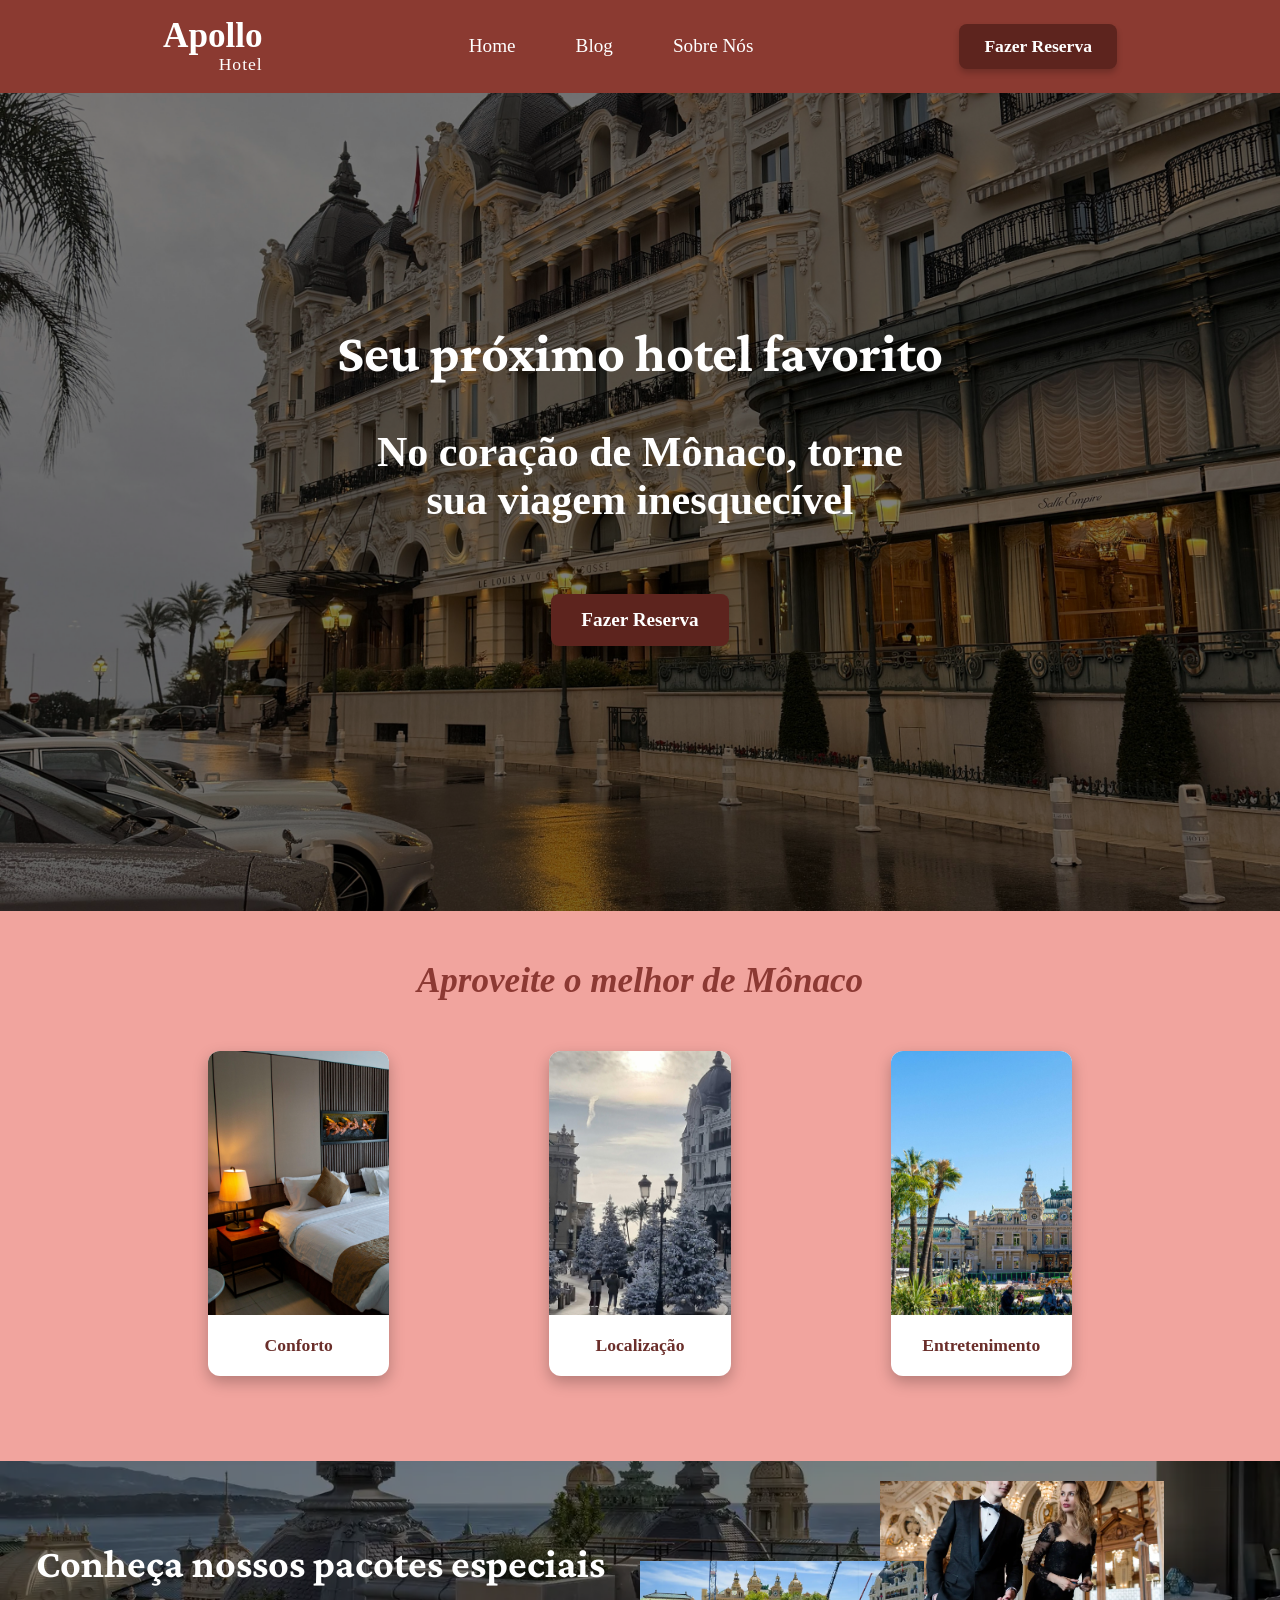
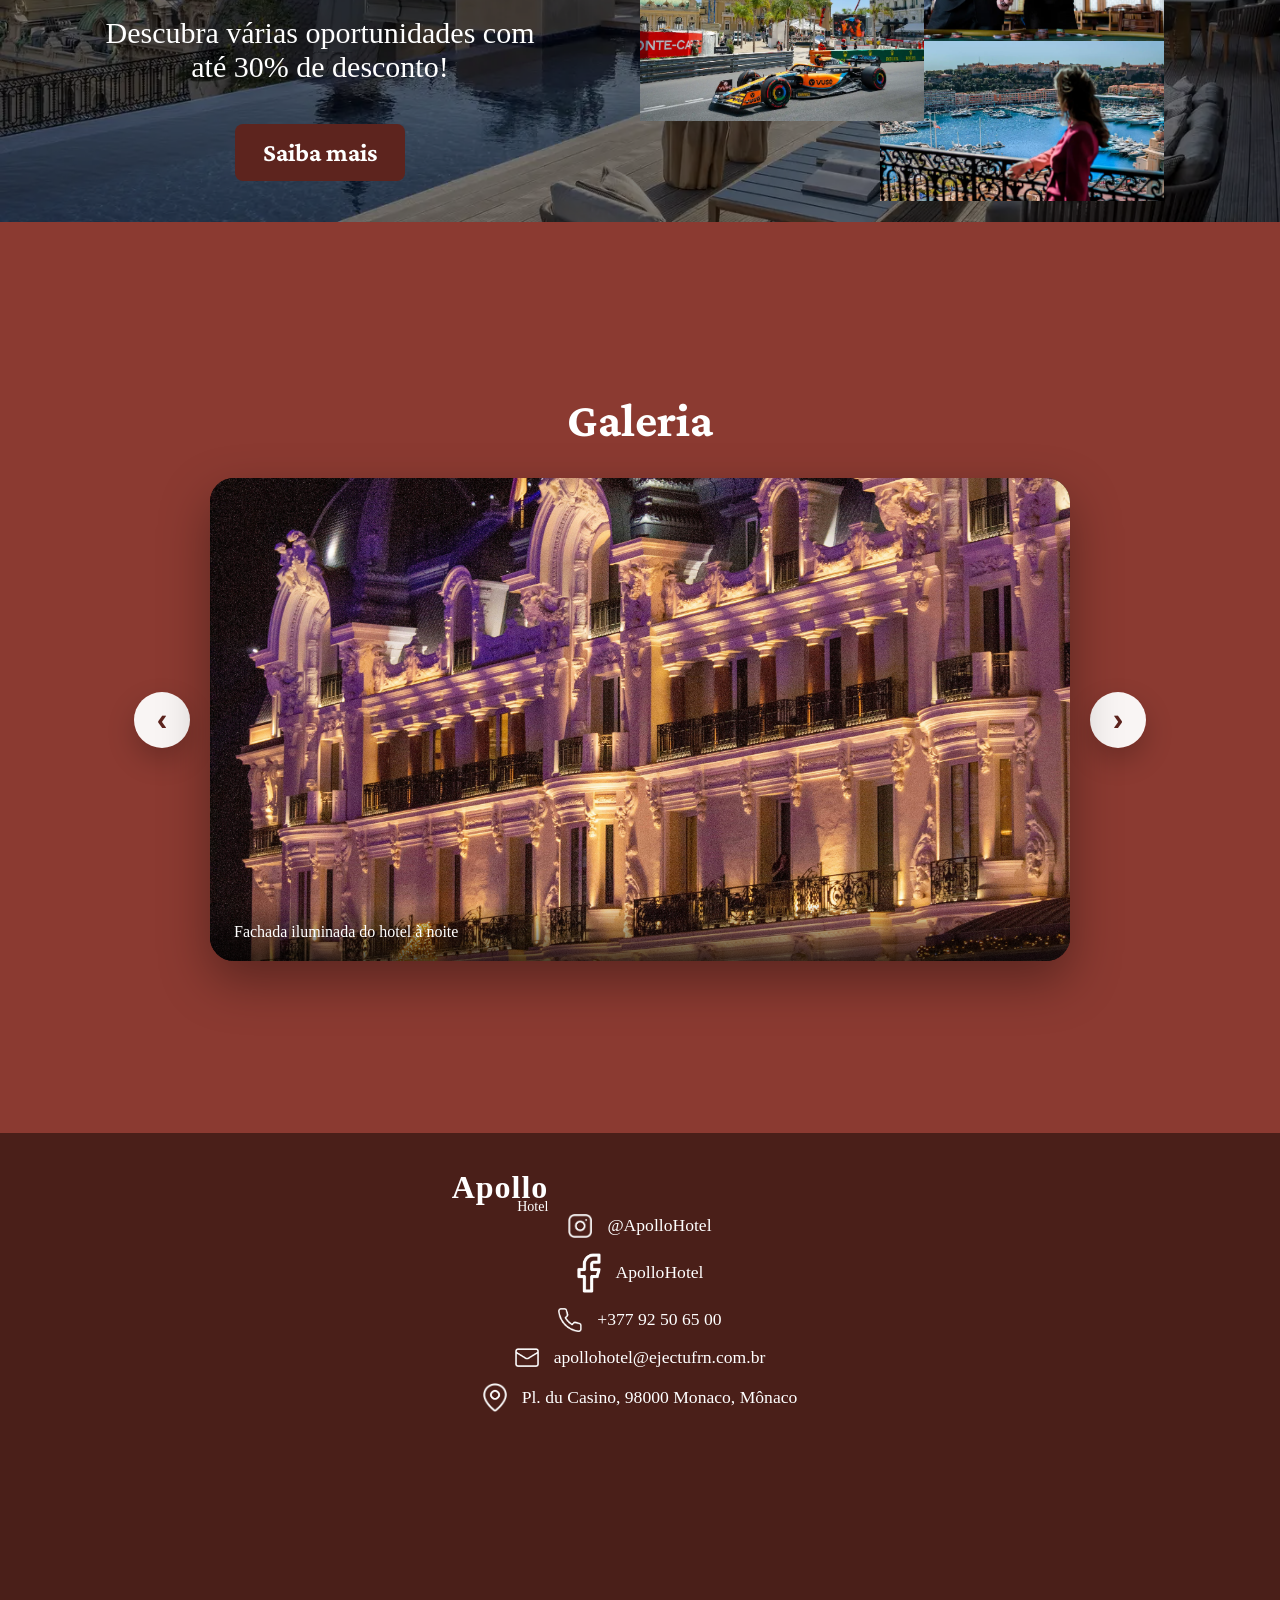
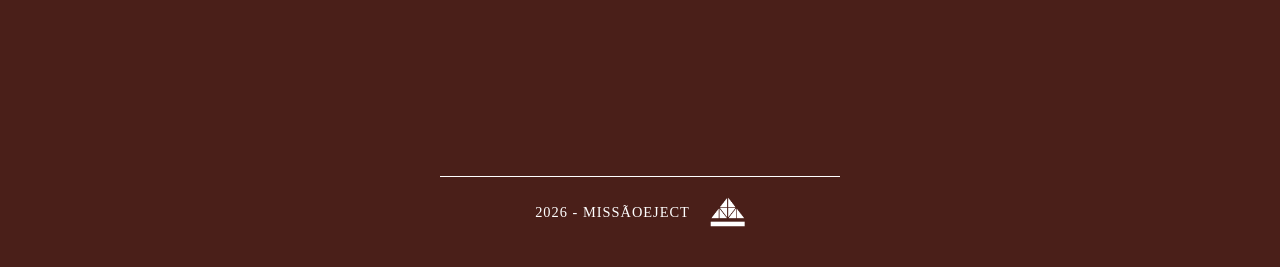
<file: index.html>
<!DOCTYPE html>
<html lang="pt-br">
<head>
    <meta charset="UTF-8">
    <meta name="viewport" content="width=device-width, initial-scale=1.0">
    <title>Apollo Hotel Header</title>
    <link rel="stylesheet" href="style.css">
    <link href="https://fonts.googleapis.com/css2?family=Libre+Baskerville:wght@400;700&display=swap" rel="stylesheet">
    <link href="https://fonts.googleapis.com/css2?family=Crimson+Pro:wght@400;700&display=swap" rel="stylesheet">
</head>
<body>
    <!-- //////////////////// Modal Form //////////////////// -->
     <div id="modalForm" class="modal">
        <div class="modal-content">
            <span class="close" id="closeForm">&times;</span>
            <div class="logo--form">
                <span class="header__logo-brand">Apollo</span>
                <br>
                <span class="header__logo-sub">Hotel</span>
            </div>
            <form class="modal__form" id="reservationForm">
                <label>Nome Completo</label>
                <input type="text" required placeholder="Digite aqui">

                <div class="form-row">
                    <div class="field-group">
                        <label>Data de entrada</label>
                        <input type="date" required>
                    </div>
                    <div class="field-group">
                        <label>Data de saída</label>
                        <input type="date" required>
                    </div>
                </div>

                <label>Categoria de acomodação</label>
                <select>
                    <option>Suíte Prince</option>
                    <option>Suíte Master</option>
                </select>
                
                <div class="form-row">
                    <div class="field-group">
                        <label>Adultos</label>
                        <div class="stepper">
                            <button type="button" onclick="changeValue(-1, 'adults')">−</button>
                            <input type="number" id="adults" name="adults" value="2" min="1" max="10" readonly>
                            <button type="button" onclick="changeValue(1, 'adults')">+</button>
                        </div>
                    </div>
                    <div class="field-group">
                        <label>Crianças</label>
                        <div class="stepper">
                            <button type="button" onclick="changeValue(-1, 'children')">−</button>
                            <input type="number" id="children" name="children" value="0" min="0" max="10" readonly>
                            <button type="button" onclick="changeValue(1, 'children')">+</button>
                        </div>
                    </div>
                </div>

                <button type="submit" class="button form__button">Fazer Reserva</button>
            </form>
        </div>
    </div>

    <div id="modalSuccess" class="modal">
        <div class="modal-content success-box">
            <span class="close" id="closeSuccess">&times;</span>
            <h2>Reserva confirmada</h2>
            <p>Obrigado por escolher o Apollo Hotel!</p>
        </div>
    </div>
    <!-- //////////////////// End Modal Form //////////////////// -->

    <!-- //////////////////// Header //////////////////// -->
    <header class="header">
        <div class="header__container">
            <div class="header__logo">
                <span class="header__logo-brand">Apollo</span>
                <span class="header__logo-sub">Hotel</span>
            </div>

            <nav class="header__nav">
                <ul class="header__nav-list">
                    <li class="header__nav-item"><a href="index.html" class="header__nav-link">Home</a></li>
                    <li class="header__nav-item"><a href="blog.html" class="header__nav-link">Blog</a></li>
                    <li class="header__nav-item"><a href="#" class="header__nav-link">Sobre Nós</a></li>
                </ul>
            </nav>

            <div class="header__actions">
                <button type="button" class="header__button header__button--reservation open-modal">
                    Fazer Reserva
                </button>
            </div>
        </div>
    </header>
    <!-- //////////////////// End Header //////////////////// -->

    <!-- //////////////////// Home page //////////////////// -->
    <main>
        <!-- ////////// Home Page 1/4 ////////// -->
        <section id="home1">
            <div id="home1--align">
                <div class="home1__h1">
                    <h1>Seu próximo hotel favorito</h1>
                </div>

                <div class="home1__h2">
                    <h2>No coração de Mônaco, torne sua viagem inesquecível</h2>
                </div>

                <div class="header__actions home1__button--align">
                            <button type="button" class="header__button header__button--reservation home1__button--enlarge open-modal">
                        Fazer Reserva
                    </button>
                </div>
            </div>
        </section>
        <!-- ////////// End Home Page 1/4 ////////// -->

        <!-- ////////// Home Page 2/4 ////////// -->
        <section id="home2">
            <div class="home2__title">
                <h3><i>Aproveite o melhor de Mônaco</i></h3>
            </div>

            <div class="home2__figures">
                <figure class="home2__img">
                    <div class="home2__img--image1">
                    </div>
                    <div>
                        <p>Conforto</p>
                    </div>
                </figure>

                <figure class="home2__img">
                    <div class="home2__img--image2">
                    </div>
                    <div>
                        <p>Localização</p>
                    </div>
                </figure>

                <figure class="home2__img">
                    <div class="home2__img--image3">
                    </div>
                    <div>
                        <p>Entretenimento</p>
                    </div>
                </figure>
            </div>
        </section>
        <!-- ////////// End Home Page 2/4 ////////// -->

        <!-- ////////// Home Page 3/4 ////////// -->
         <section id="home3">
            <div class="home3__left-box--align">
                <h3 class="home3__h3">Conheça nossos pacotes especiais</h3>
                <p class="home3__p">Descubra várias oportunidades com até 30% de desconto!</p>
                <button class="home3__button">Saiba mais</button>
            </div>
            <div class="home3__right-box--align">
                <div class="home3__img1"></div>
                <div class="home3__img12--align">
                    <div class="home3__img2"></div>
                    <div class="home3__img3"></div>
                </div>
            </div>
         </section>
        <!-- ////////// End Home Page 3/4 ////////// -->

        <!-- ////////// Home Page 4/4 ////////// -->
        <section id="home4">
            <div class="home4__content">
                <h3>Galeria</h3>
                <div class="gallery">
                    <button type="button" class="gallery__button gallery__button--prev" aria-label="Foto anterior">‹</button>
                    <div class="gallery__card">
                        <img id="galleryImage" src="./assets/galeria1.jpg" alt="Galeria Apollo Hotel">
                        <div class="gallery__caption">
                            <span id="galleryCaption">Vista noturna do hotel</span>
                        </div>
                    </div>
                    <button type="button" class="gallery__button gallery__button--next" aria-label="Próxima foto">›</button>
                </div>
            </div>
        </section>
        <!-- ////////// End Home Page 4/4 ////////// -->

    </main>

    <footer class="apollo-footer">
        <div class="footer-content">
           <div class="hotel-logo footer-logo">
                <span class="hotel-logo-brand">Apollo</span>
                <span class="hotel-logo-sub">Hotel</span>
            </div>


            <div class="contact-info">
                <div class="info-item">
                    <img src="assets/icons/instagram-icon.png" alt="Instagram">
                    <span>@ApolloHotel</span>
                </div>
                <div class="info-item">
                    <img src="assets/icons/facebook-icon.png" alt="Facebook">
                    <span>ApolloHotel</span>
                </div>
                <div class="info-item">
                    <img src="assets/icons/telefone-icon.png" alt="Telefone">
                    <span>+377 92 50 65 00</span>
                </div>
                <div class="info-item">
                    <img src="assets/icons/email-icon.png" alt="Email">
                    <span>apollohotel@ejectufrn.com.br</span>
                </div>
                <div class="info-item">
                    <img src="assets/icons/localizacao-icon.png" alt="Localização">
                    <span>Pl. du Casino, 98000 Monaco, Mônaco</span>
                </div>
            </div>

            <div class="map-container">
                <iframe
                    src="https://www.google.com/maps/embed?pb=!1m18!1m12!1m3!1d2882.6303777457138!2d7.4274644999999975!3d43.73900479999999!2m3!1f0!2f0!3f0!3m2!1i1024!2i768!4f13.1!3m3!1m2!1s0x12cdc287d66c8d15%3A0xdfd36228428503b7!2sH%C3%B4tel%20de%20Paris%20Monte-Carlo!5e0!3m2!1spt-BR!2sbr!4v1775824105091!5m2!1spt-BR!2sbr"
                    width="400" height="300" style="border:0;" allowfullscreen="" loading="lazy"
                    referrerpolicy="no-referrer-when-downgrade"></iframe>
            </div>

            <hr class="footer-divider">

            <div class="footer-bottom">
                <span>2026 - MISSÃOEJECT</span>
                <img src="assets/eject-logo.png" alt="Logo Missão Eject" class="bottom-logo">
            </div>
        </div>
    </footer>

    <script src="script.js"></script>
</body>
</html>
</file>
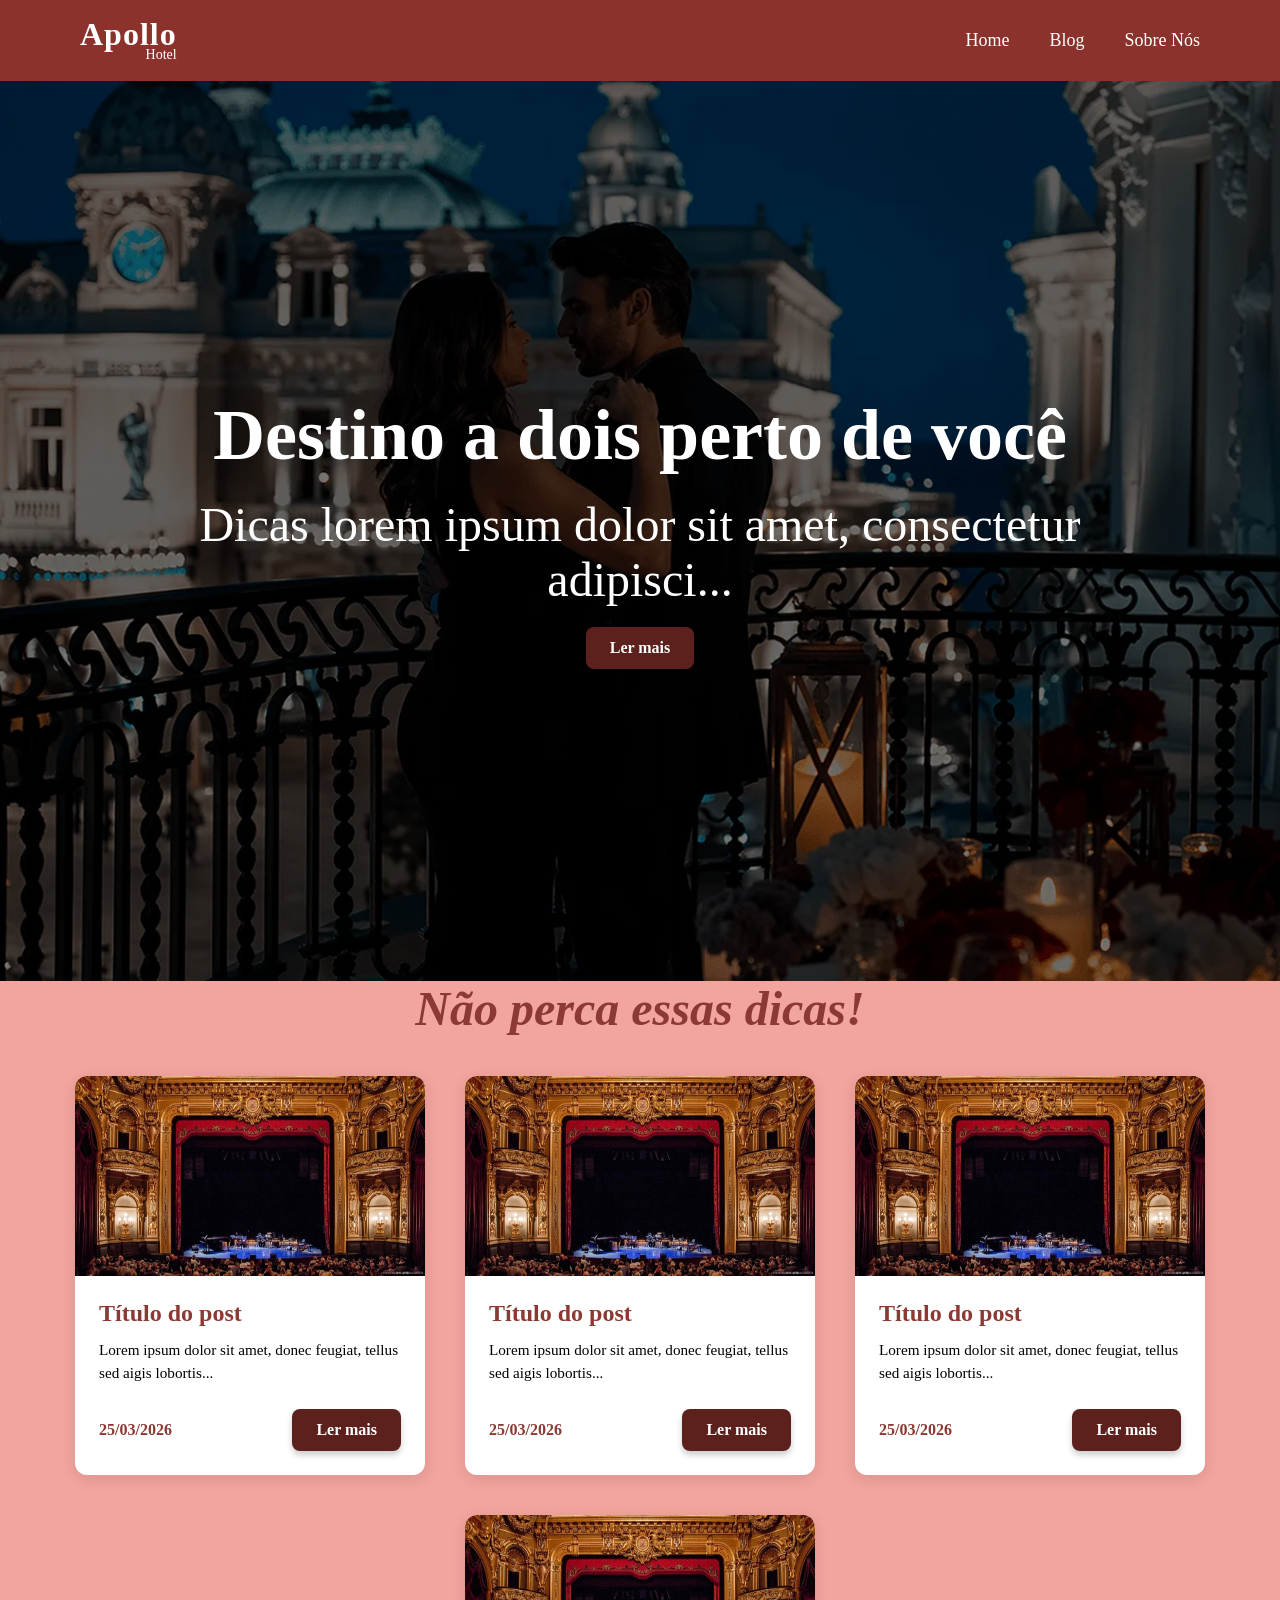
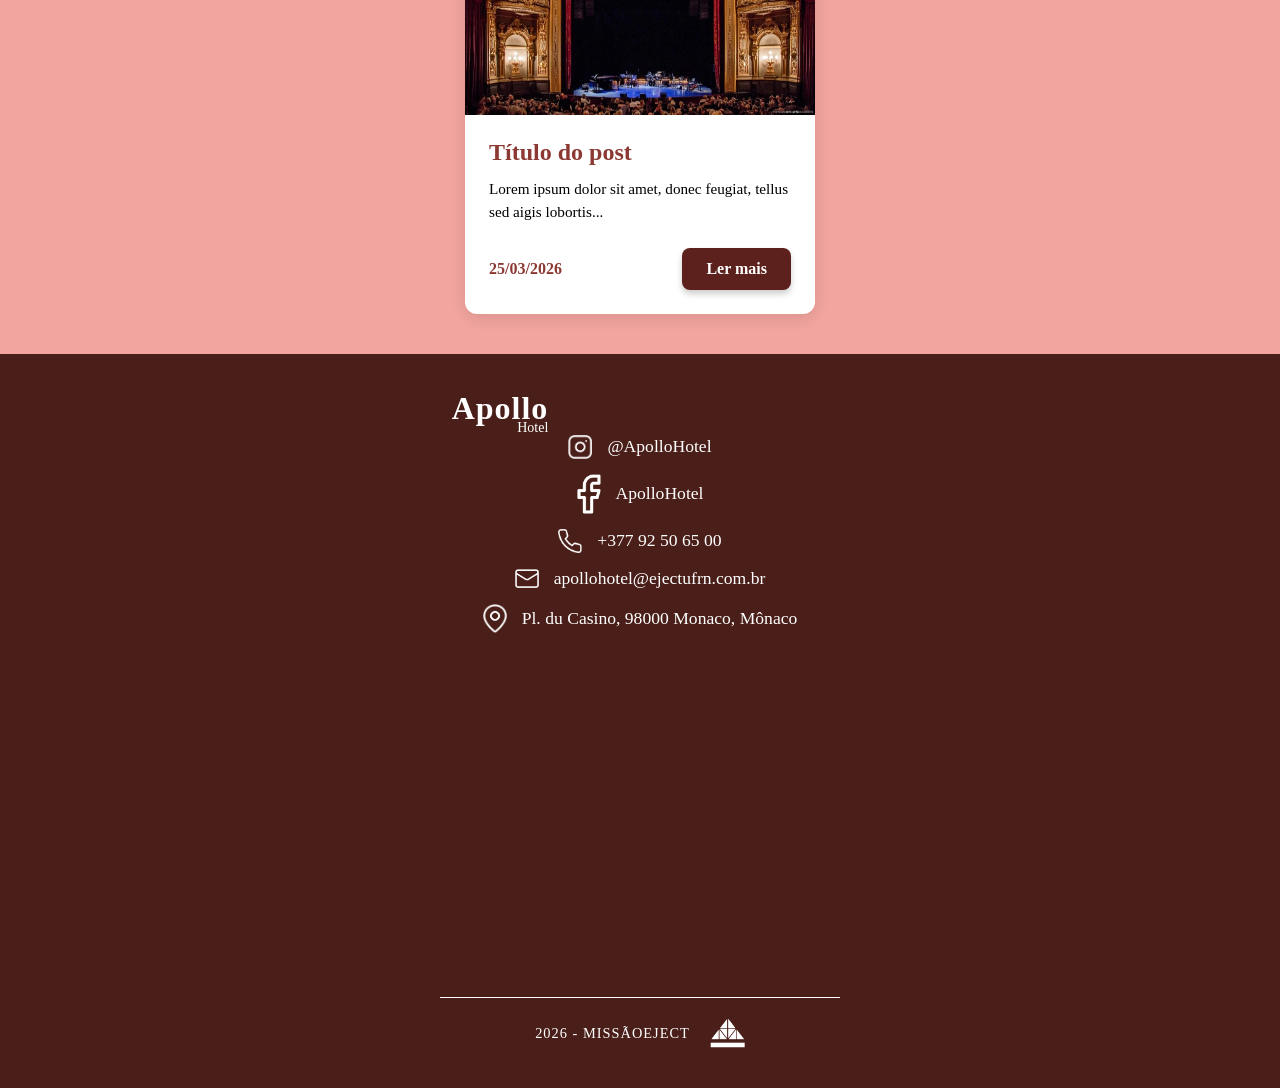
<file: blog.html>
<!DOCTYPE html>
<html lang="pt-br">

<head>
    <meta charset="UTF-8">
    <meta name="viewport" content="width=device-width, initial-scale=1.0">
    <title>Apollo Hotel Blog</title>
    <link rel="stylesheet" href="style-blog.css">

</head>

<body>
    <header class="header">
        <div class="header__container">
            <div class="hotel-logo">
                <span class="hotel-logo-brand">Apollo</span>
                <span class="hotel-logo-sub">Hotel</span>
            </div>

            <nav class="header__nav">
                <ul class="header__menu">
                    <li class="header__menu-item"><a href="index.html" class="header__menu-link">Home</a></li>
                    <li class="header__menu-item"><a href="blog.html" class="header__menu-link">Blog</a></li>
                    <li class="header__menu-item"><a href="#" class="header__menu-link">Sobre Nós</a></li>
                </ul>
            </nav>
        </div>
    </header>

    <main class="bg-primary">
        <section class="hero">
            <div class="hero__content">
                <h1 class="hero__h1">Destino a dois perto de você</h1>
                <p class="hero__p">Dicas lorem ipsum dolor sit amet, consectetur adipisci...</p>

                <div class="header__actions">
                    <a href="detalhes.html" class="button inline-block">Ler mais</a>
                </div>
            </div>
        </section>

        <section>
            <h2 class="blog-posts__title text-align-center">Não perca essas dicas!</h2>

            <div class="blog-posts__cards">
                <article class="blog-posts__card">
                    <img src="assets/cop_salle_garnier_monte_carlo_jazz_festival-cortado.webp"
                        alt="Teatro" class="blog-posts__card-image">
                    <div class="blog-posts__card-content">
                        <h3 class="blog-posts__card-title">Título do post</h3>
                        <p class="blog-posts__card-description">
                            Lorem ipsum dolor sit amet, donec feugiat, tellus sed aigis lobortis...
                        </p>
                        <div class="blog-posts__card-footer">
                            <span class="blog-posts__card-date">25/03/2026</span>
                            <a href="detalhes.html" class="button inline-block">Ler mais</a>
                        </div>
                    </div>
                </article>

                <article class="blog-posts__card">
                    <img src="assets/cop_salle_garnier_monte_carlo_jazz_festival-cortado.webp"
                        alt="Teatro" class="blog-posts__card-image">
                    <div class="blog-posts__card-content">
                        <h3 class="blog-posts__card-title">Título do post</h3>
                        <p class="blog-posts__card-description">
                            Lorem ipsum dolor sit amet, donec feugiat, tellus sed aigis lobortis...
                        </p>
                        <div class="blog-posts__card-footer">
                            <span class="blog-posts__card-date">25/03/2026</span>
                            <a href="detalhes.html" class="button inline-block">Ler mais</a>
                        </div>
                    </div>
                </article>

                <article class="blog-posts__card">
                    <img src="assets/cop_salle_garnier_monte_carlo_jazz_festival-cortado.webp"
                        alt="Teatro" class="blog-posts__card-image">
                    <div class="blog-posts__card-content">
                        <h3 class="blog-posts__card-title">Título do post</h3>
                        <p class="blog-posts__card-description">
                            Lorem ipsum dolor sit amet, donec feugiat, tellus sed aigis lobortis...
                        </p>
                        <div class="blog-posts__card-footer">
                            <span class="blog-posts__card-date">25/03/2026</span>
                            <a href="detalhes.html" class="button inline-block">Ler mais</a>
                        </div>
                    </div>
                </article>

                <article class="blog-posts__card">
                    <img src="assets/cop_salle_garnier_monte_carlo_jazz_festival-cortado.webp"
                        alt="Teatro" class="blog-posts__card-image">
                    <div class="blog-posts__card-content">
                        <h3 class="blog-posts__card-title">Título do post</h3>
                        <p class="blog-posts__card-description">
                            Lorem ipsum dolor sit amet, donec feugiat, tellus sed aigis lobortis...
                        </p>
                        <div class="blog-posts__card-footer">
                            <span class="blog-posts__card-date">25/03/2026</span>
                            <a href="detalhes.html" class="button inline-block">Ler mais</a>
                        </div>
                    </div>
                </article>

            </div>

        </section>
    </main>

    <footer class="apollo-footer">
        <div class="footer-content">
           <div class="hotel-logo footer-logo">
                <span class="hotel-logo-brand">Apollo</span>
                <span class="hotel-logo-sub">Hotel</span>
            </div>


            <div class="contact-info">
                <div class="info-item">
                    <img src="assets/icons/instagram-icon.png" alt="Instagram">
                    <span>@ApolloHotel</span>
                </div>
                <div class="info-item">
                    <img src="assets/icons/facebook-icon.png" alt="Facebook">
                    <span>ApolloHotel</span>
                </div>
                <div class="info-item">
                    <img src="assets/icons/telefone-icon.png" alt="Telefone">
                    <span>+377 92 50 65 00</span>
                </div>
                <div class="info-item">
                    <img src="assets/icons/email-icon.png" alt="Email">
                    <span>apollohotel@ejectufrn.com.br</span>
                </div>
                <div class="info-item">
                    <img src="assets/icons/localizacao-icon.png" alt="Localização">
                    <span>Pl. du Casino, 98000 Monaco, Mônaco</span>
                </div>
            </div>

            <div class="map-container">
                <iframe
                    src="https://www.google.com/maps/embed?pb=!1m18!1m12!1m3!1d2882.6303777457138!2d7.4274644999999975!3d43.73900479999999!2m3!1f0!2f0!3f0!3m2!1i1024!2i768!4f13.1!3m3!1m2!1s0x12cdc287d66c8d15%3A0xdfd36228428503b7!2sH%C3%B4tel%20de%20Paris%20Monte-Carlo!5e0!3m2!1spt-BR!2sbr!4v1775824105091!5m2!1spt-BR!2sbr"
                    width="400" height="300" style="border:0;" allowfullscreen="" loading="lazy"
                    referrerpolicy="no-referrer-when-downgrade"></iframe>
            </div>

            <hr class="footer-divider">

            <div class="footer-bottom">
                <span>2026 - MISSÃOEJECT</span>
                <img src="assets/eject-logo.png" alt="Logo Missão Eject" class="bottom-logo">
            </div>
        </div>
    </footer>
</body>

</html>
</file>
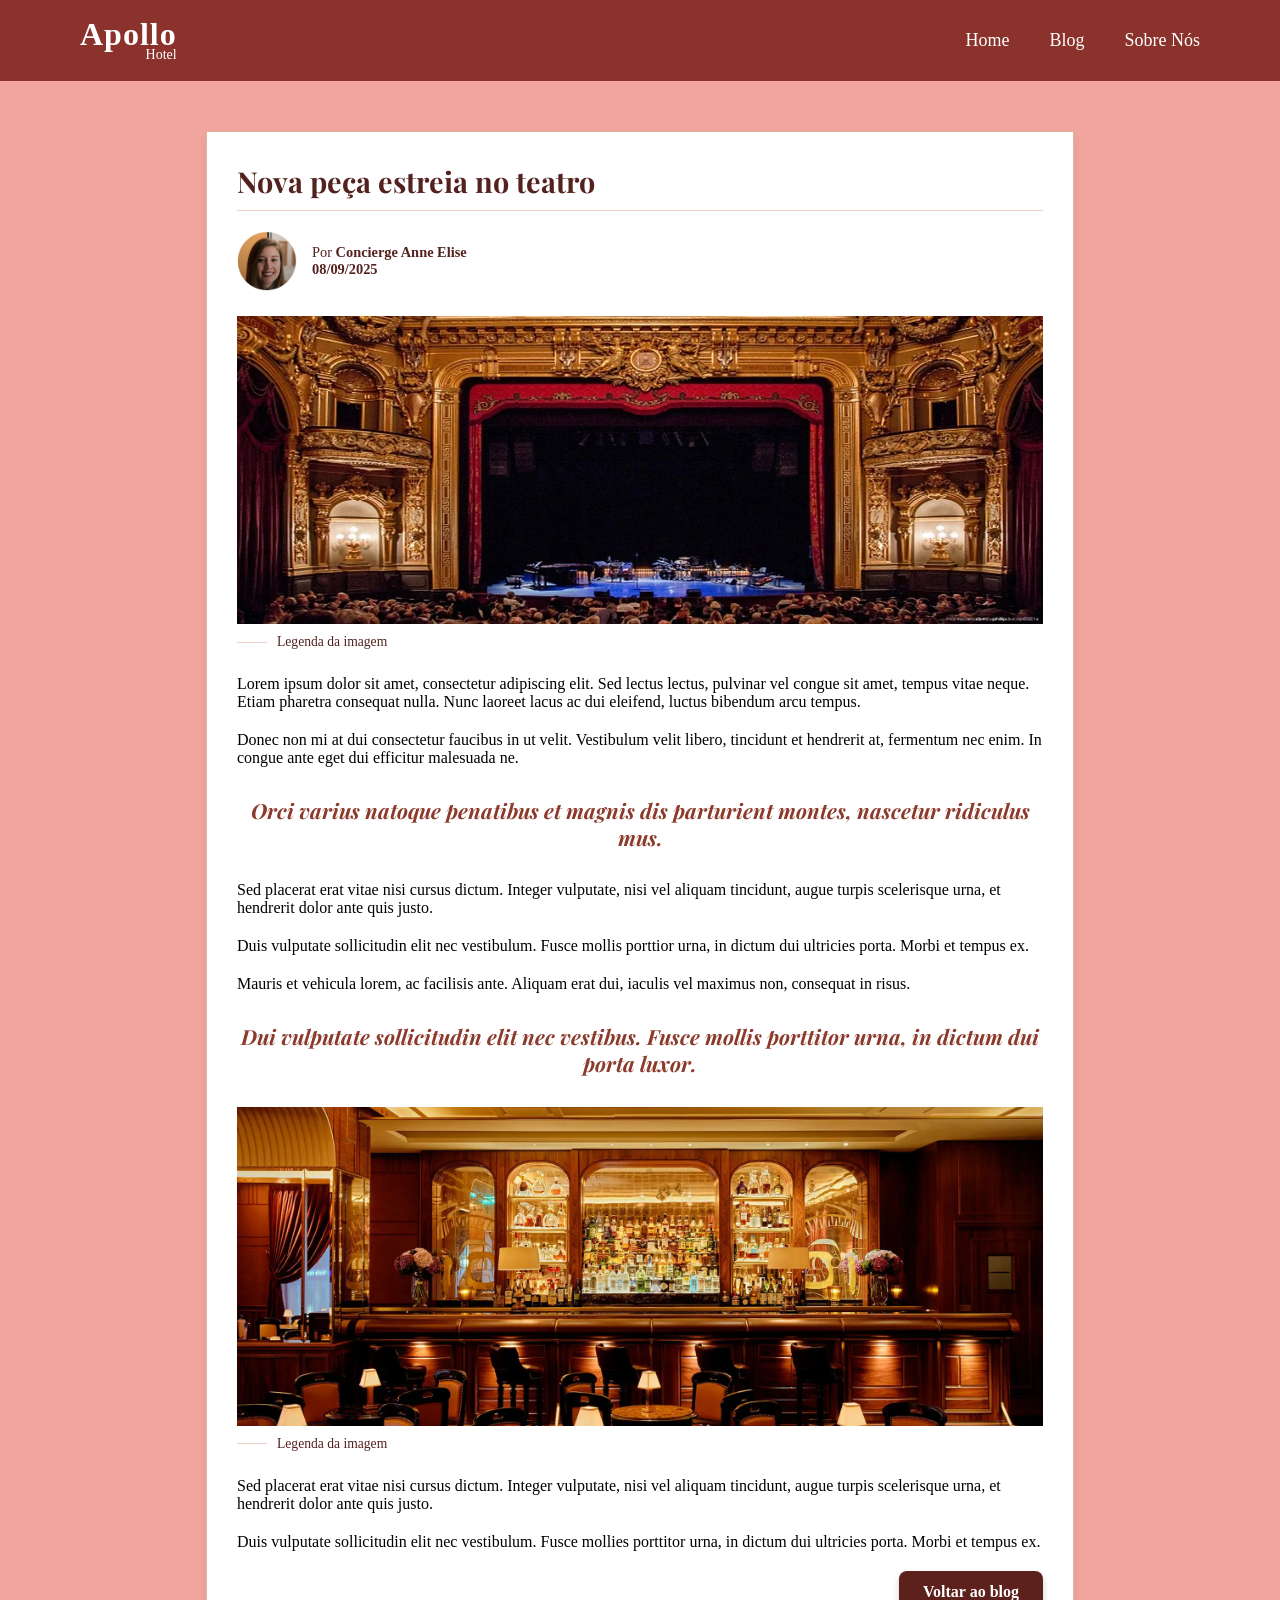
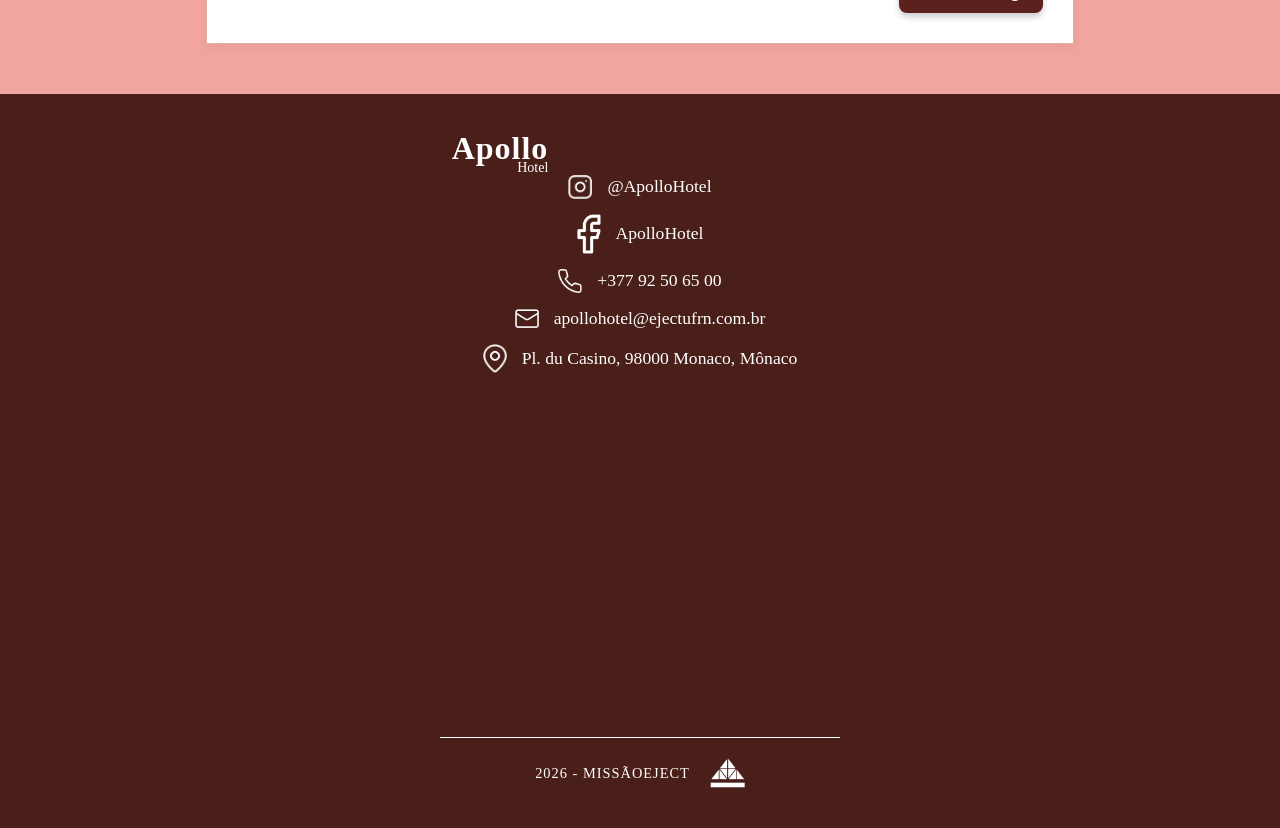
<file: detalhes.html>
<!DOCTYPE html>
<html lang="pt-br">

<head>
    <meta charset="UTF-8">
    <meta name="viewport" content="width=device-width, initial-scale=1.0">
    <title>Detalhes</title>
    <link rel="stylesheet" href="style-blog.css">
    <link rel="stylesheet" href="style-detalhes.css">
</head>

<body>
    <header class="header">
        <div class="header__container">
            <div class="hotel-logo">
                <span class="hotel-logo-brand">Apollo</span>
                <span class="hotel-logo-sub">Hotel</span>
            </div>

            <nav class="header__nav">
                <ul class="header__menu">
                    <li class="header__menu-item"><a href="index.html" class="header__menu-link">Home</a></li>
                    <li class="header__menu-item"><a href="blog.html" class="header__menu-link">Blog</a></li>
                    <li class="header__menu-item"><a href="#" class="header__menu-link">Sobre Nós</a></li>
                </ul>
            </nav>
        </div>
    </header>

    <main class="main bg-primary">
        <article class="container">
            <header>
                <h1>Nova peça estreia no teatro</h1>
                <hr class="header-divider">
                <div class="author-info">
                    <img src="assets/perfil-images/image-perfil.png" alt="Foto da Concierge Anne Elise" class="avatar">
                    <div class="meta">
                        <p class="author">Por <strong>Concierge Anne Elise</strong></p>
                        <p class="date">08/09/2025</p>
                    </div>
                </div>
            </header>

            <figure class="featured-image">
                <img src="assets/cop_salle_garnier_monte_carlo_jazz_festival-cortado.webp" alt="Interior do teatro">
                <figcaption><span class="line"></span> Legenda da imagem</figcaption>
            </figure>

            <section class="content">
                <p>Lorem ipsum dolor sit amet, consectetur adipiscing elit. Sed lectus lectus, pulvinar vel congue sit
                    amet, tempus vitae neque. Etiam pharetra consequat nulla. Nunc laoreet lacus ac dui eleifend, luctus
                    bibendum arcu tempus.</p>

                <p>Donec non mi at dui consectetur faucibus in ut velit. Vestibulum velit libero, tincidunt et hendrerit
                    at, fermentum nec enim. In congue ante eget dui efficitur malesuada ne.</p>

                <blockquote class="highlight-text">
                    Orci varius natoque penatibus et magnis dis parturient montes, nascetur ridiculus mus.
                </blockquote>

                <p>Sed placerat erat vitae nisi cursus dictum. Integer vulputate, nisi vel aliquam tincidunt, augue
                    turpis scelerisque urna, et hendrerit dolor ante quis justo.</p>

                <p>Duis vulputate sollicitudin elit nec vestibulum. Fusce mollis porttior urna, in dictum dui ultricies
                    porta. Morbi et tempus ex.</p>

                <p>Mauris et vehicula lorem, ac facilisis ante. Aliquam erat dui, iaculis vel maximus non, consequat in
                    risus.</p>

                <blockquote class="highlight-text">
                    Dui vulputate sollicitudin elit nec vestibus. Fusce mollis porttitor urna, in dictum dui porta
                    luxor.
                </blockquote>

                <figure class="featured-image">
                    <img src="assets/hotel's-bar.webp" alt="Interior do teatro">
                    <figcaption><span class="line"></span> Legenda da imagem</figcaption>
                </figure>

                <p>Sed placerat erat vitae nisi cursus dictum. Integer vulputate, nisi vel aliquam tincidunt, augue
                    turpis
                    scelerisque urna, et hendrerit dolor ante quis justo.</p>

                <p>Duis vulputate sollicitudin elit nec vestibulum. Fusce mollies porttitor urna, in dictum dui
                    ultricies
                    porta. Morbi et tempus ex.</p>

                <div class="header__actions text-align-right">
                    <a href="blog.html" class="button inline-block">Voltar ao blog</a>
                </div>
        </article>
        </section>
    </main>

    <footer class="apollo-footer">
        <div class="footer-content">
            <div class="hotel-logo footer-logo">
                <span class="hotel-logo-brand">Apollo</span>
                <span class="hotel-logo-sub">Hotel</span>
            </div>


            <div class="contact-info">
                <div class="info-item">
                    <img src="assets/icons/instagram-icon.png" alt="Instagram">
                    <span>@ApolloHotel</span>
                </div>
                <div class="info-item">
                    <img src="assets/icons/facebook-icon.png" alt="Facebook">
                    <span>ApolloHotel</span>
                </div>
                <div class="info-item">
                    <img src="assets/icons/telefone-icon.png" alt="Telefone">
                    <span>+377 92 50 65 00</span>
                </div>
                <div class="info-item">
                    <img src="assets/icons/email-icon.png" alt="Email">
                    <span>apollohotel@ejectufrn.com.br</span>
                </div>
                <div class="info-item">
                    <img src="assets/icons/localizacao-icon.png" alt="Localização">
                    <span>Pl. du Casino, 98000 Monaco, Mônaco</span>
                </div>
            </div>

            <div class="map-container">
                <iframe
                    src="https://www.google.com/maps/embed?pb=!1m18!1m12!1m3!1d2882.6303777457138!2d7.4274644999999975!3d43.73900479999999!2m3!1f0!2f0!3f0!3m2!1i1024!2i768!4f13.1!3m3!1m2!1s0x12cdc287d66c8d15%3A0xdfd36228428503b7!2sH%C3%B4tel%20de%20Paris%20Monte-Carlo!5e0!3m2!1spt-BR!2sbr!4v1775824105091!5m2!1spt-BR!2sbr"
                    width="400" height="300" style="border:0;" allowfullscreen="" loading="lazy"
                    referrerpolicy="no-referrer-when-downgrade"></iframe>
            </div>

            <hr class="footer-divider">

            <div class="footer-bottom">
                <span>2026 - MISSÃOEJECT</span>
                <img src="assets/eject-logo.png" alt="Logo Missão Eject" class="bottom-logo">
            </div>
        </div>
    </footer>
</body>
</body>

</html>
</file>
<file: style.css>
/* //////////////////// Reset Básico //////////////////// */
* {
    margin: 0;
    padding: 0;
    box-sizing: border-box;
}

body {
    font-family: 'Libre+Baskerville', serif;
}

:root {
    --primary-color: #8B3A31;
    --primary-strong: #5D241E;
    --accent-color: #F2A49E;
    --text-grey: #5B3E3A;
    --input-bg: #f9f4f1;
    --border-color: #d8c1b8;
}

/* //////////////////// Modal Form //////////////////// */
.modal {
    display: none;
    position: fixed;
    z-index: 3;
    inset: 0;
    width: 100%;
    height: 100%;
    background-color: rgba(0, 0, 0, 0.45);
    align-items: center;
    justify-content: center;
    padding: 16px;
}

/* A caixa branca do formulário */
.modal-content {
    background-color: #fff;
    padding: 32px 32px 24px;
    width: min(520px, 100%);
    max-height: 96vh;
    overflow-y: auto;
    border-radius: 28px;
    box-shadow: 0 24px 80px rgba(0, 0, 0, 0.18);
    position: relative;
    font-family: serif;
}

.close {
    position: absolute;
    right: 15px;
    top: 10px;
    cursor: pointer;
    font-size: 20px;
}

.modal__form {
    display: grid;
    gap: 20px;
    color: #54221e;
}

.logo--form {
    color: var(--primary-strong);
    text-align: center;
    margin-bottom: 8px;
}

.logo--form .header__logo-brand {
    font-size: 2.8rem;
    letter-spacing: 0.05em;
}

.logo--form .header__logo-sub {
    display: block;
    font-size: 1.05rem;
    margin-top: 4px;
    letter-spacing: 0.2em;
}

.modal__form label {
    font-size: 1.1rem;
    font-weight: 600;
    color: var(--text-grey);
    margin-bottom: -6px;
}

.modal__form input,
.modal__form select {
    width: 100%;
    padding: 14px 16px;
    border: 1.5px solid var(--border-color);
    border-radius: 16px;
    background: var(--input-bg);
    font-size: 1rem;
    color: #3d2f2a;
}

.modal__form input:focus,
.modal__form select:focus {
    outline: none;
    border-color: var(--primary-color);
    box-shadow: 0 0 0 4px rgba(139, 58, 49, 0.12);
}

.form-row {
    display: grid;
    grid-template-columns: repeat(2, minmax(0, 1fr));
    gap: 18px;
}

.field-group {
    display: grid;
    gap: 8px;
}

.stepper {
    display: flex;
    align-items: center;
    justify-content: space-between;
    gap: 10px;
    padding: 10px 12px;
    border: 1.5px solid var(--border-color);
    border-radius: 16px;
    background: #faf5f2;
}

.stepper button {
    width: 42px;
    height: 42px;
    border: 1px solid var(--border-color);
    border-radius: 12px;
    background: white;
    color: var(--primary-strong);
    font-size: 24px;
    font-weight: 700;
    cursor: pointer;
    transition: border-color 0.2s, transform 0.2s;
}

.stepper button:hover {
    border-color: var(--primary-color);
    transform: translateY(-1px);
}

.stepper input {
    width: 60px;
    text-align: center;
    border: none;
    background: transparent;
    font-size: 1rem;
    color: #3d2f2a;
}

.form__button {
    width: 100%;
    padding: 16px 24px;
    border-radius: 14px;
    border: none;
    background-color: var(--primary-strong);
    color: white;
    font-size: 1rem;
    font-weight: 700;
    cursor: pointer;
    transition: background-color 0.2s, transform 0.2s;
}

.form__button:hover {
    background-color: #4b1814;
    transform: translateY(-1px);
}

@media (max-width: 640px) {
    .form-row {
        grid-template-columns: 1fr;
    }

    .modal-content {
        padding: 24px 20px;
    }
}

input,
select {
    width: 100%;
    padding: 12px;
    margin: 8px 0;
    border: 2px solid #ccc;
    border-radius: 8px;
    /* Bordas arredondadas */
    outline: none;
    /* Remove a linha azul padrão do navegador */
    transition: 0.3s;
    /* Suaviza a mudança de cor */
}

/* Efeito quando o usuário clica no campo */
input:focus {
    border-color: var(--cor-primaria);
    box-shadow: 0 0 8px rgba(76, 175, 80, 0.2);
}

.form-group {
    display: flex;
    flex-direction: column;
    /* Coloca o label acima do input */
    margin-bottom: 15px;
}

/* Remove setas no Chrome, Safari e Edge */
.stepper input::-webkit-outer-spin-button,
.stepper input::-webkit-inner-spin-button {
    -webkit-appearance: none;
    margin: 0;
}
/* //////////////////// End Modal Form //////////////////// */

/* //////////////////// Header //////////////////// */
.header {
    background-color: #8B3A31;
    padding: 20px 0;
    color: #FFFFFF;
}

.header__container {
    max-width: 1200px;
    margin: 0 auto;
    display: flex;
    justify-content: space-around;
    align-items: center;
    padding: 0 20px;
}

.header__logo {
    display: flex;
    flex-direction: column;
    align-items: end;
    line-height: 0.9;
    row-gap: 5px;
}

.header__logo-brand {
    font-size: 2.2rem;
    font-weight: 700;
}

.header__logo-sub {
    font-size: 1.1rem;
    letter-spacing: 1px;
}

.header__nav-list {
    list-style: none;
    display: flex;
    gap: 60px;
}

.header__nav-link {
    text-decoration: none;
    color: #FFFFFF;
    font-size: 1.2rem;
    transition: color 0.3s;
}

.header__nav-link:hover {
    color: #F2A49E;
}

.header__button {
    cursor: pointer;
    border: none;
    font-family: inherit;
    transition: transform 0.2s;
}

.header__button--reservation {
    background-color: #5D241E;
    color: #FFFFFF;
    padding: 12px 25px;
    border-radius: 8px;
    font-size: 1.1rem;
    font-weight: 700;
    box-shadow: 0 4px 6px rgba(0,0,0,0.2);
    position: relative;
    z-index: 2;
}

.header__button--reservation:hover {
    background-color: #4A1D18;
    transform: translateY(-2px);
}
/* //////////////////// End Header //////////////////// */

/* //////////////////// Main //////////////////// */
/* ////////// Home Page 1/4 ////////// */
#home1 {
    background-image: url(./assets/home-image.jpg);
    background-size: cover;
    background-position: center;
    padding: 40px 20px;
    max-width: 100%;
    height: 818px;
    margin: 0 auto;
    position: relative;
}

#home1::before {
    content: "";
    position: absolute;
    top: 0;
    left: 0;
    width: 100%;
    height: 100%;
    background-color: rgba(0, 0, 0, 0.5); /* Sombra escura para melhorar a legibilidade */
    z-index: 1; /* Coloca a sombra atrás do conteúdo */
}

#home1--align {
    margin: 190px 0 0 0;
}

/* Título da página home */
.home1__h1 {
    position: relative;
    z-index: 2;
    max-width: 900px;
    width: 100%;
    margin: 120px auto 0 auto; /* Centraliza horizontalmente e adiciona espaço superior */
    text-align: center;
    color: white;
    font-family: 'Crimson Pro', serif;
    font-size: 36px;
}

/* Subtítulo da página home */
.home1__h2 {
    position: relative;
    z-index: 2;
    max-width: 550px;
    margin: 45px auto 25px auto; /* Centraliza horizontalmente e adiciona espaço superior */
    text-align: center;
    color: white;
    font-size: 28px;
}

/* Botão centralizado na home */
.home1__button--align {
    display: flex;
    justify-content: center;
    position: relative;
    z-index: 2;
    margin-top: 70px;
}

.home1__button--enlarge {
    padding: 15px 30px;
    font-size: 1.2rem;
    transition: transform 0.3s ease;
}
/* ////////// End Home Page 1/4 ////////// */
/* ////////// Home Page 2/4 ////////// */
#home2 {
    width: 100%;
    height: 550px;
    background-color: #F1A49E;
}

.home2__title {
    color: #8C3933;
    font-family: 'Times New Roman', Times, serif;
    font-size: 30px;
    text-align: center;
    padding: 50px 0;
}

.home2__figures {
    max-width: 80%;
    margin: 0 auto;
    display: flex;
    justify-content: space-between;
}

.home2__img {
    display: flex;
    flex-direction: column;
    width: 340px;
    height: auto;
    margin: 0 80px;

    background-color: #FFFFFF;
    border-radius: 12px;
    overflow: hidden;
    box-shadow: 0 6px 15px rgba(0, 0, 0, 0.25);
    transition: transform 0.3s ease;
}

.home2__img:hover {
    transform: translateY(-8px);
}

.home2__img--image1, 
.home2__img--image2, 
.home2__img--image3 {
    height: 264px;
    width: 340px;
}

.home2__img--image1 {
    background-image: url(./assets/conforto-image.jpg);
    background-size: cover;
    background-position: -50px center;
}
.home2__img--image2 {
    background-image: url(./assets/localizacao-image.jpg);
    background-size: cover;
    background-position: center;
}
.home2__img--image3 {
    background-image: url(./assets/entretenimento-image.jpg);
    background-size: 250%;
    background-position: -240px center;
}

.home2__img p {
    text-align: center;
    padding: 20px;
    font-weight: bold;
    color: #6A2E2A;
    font-size: 1.1rem;
}
/* ////////// End Home Page 2/4 ////////// */

/* ////////// Home Page 3/4 ////////// */
#home3 {
    width: 100%;
    height: 361px;
    background-image: url(./assets/Home\ 2.4\ background.png);
    background-size: cover;
    background-position: center;
    position: relative;
    display: flex;
}

#home3::before {
    background-color: rgba(0, 0, 0, 0.5);
    width: 100%;
    height: 100%;
    content: "";
    position: absolute;
    z-index: 1;
}

.home3__left-box--align {
    position: relative;
    z-index: 2;
    width: 50%;
    height: 100%;
    margin: 0;
    display: flex;
    flex-direction: column;
    align-items: center;
    row-gap: 20px;
}

.home3__h3 {
    position: relative;
    z-index: 2;
    color: white;
    font-size: 40px;
    font-family: 'Crimson Pro', serif;
    text-align: center;
    padding-top: 80px;
}

.home3__p {
    position: relative;
    z-index: 2;
    color: white;
    font-size: 30px;
    text-align: center;
    max-width: 450px;
    margin: 10px auto 0 auto;
}

.home3__button {
    position: relative;
    z-index: 2;
    margin: 20px 0 0 0;
    padding: 14px 28px;
    font-size: 1.6rem;
    font-weight: 700;
    font-family: 'Crimson Pro', serif;
    color: white;
    background-color: var(--primary-strong);
    border: none;
    border-radius: 8px;
    cursor: pointer;
    transition: background-color 0.2s;
}

.home3__button:hover {
    background-color: #4A1D18;
}

.home3__right-box--align {
    z-index: 2;
    width: 50%;
    height: 100%;
    position: relative;
    display: flex;
    align-items: center;
    justify-content: flex-start;
    padding-left: 0;
}

.home3__img1 {
    background-image: url(./assets/img1\ home2.4.png);
    background-size: cover;
    background-position: center;
    width: 284px;
    height: 160px;
    position: absolute;
    left: 0;
    top: 50%;
    transform: translateY(-50%);
    z-index: 4;
}

.home3__img12--align {
    position: relative;
    display: flex;
    flex-direction: column;
    z-index: 2;
    margin-left: 300px;
}

.home3__img2 {
    background-image: url(./assets/img2\ home2.4.png);
    background-size: cover;
    background-position: center;
    width: 284px;
    height: 160px;
    margin: 0 0 0 -60px;
}

.home3__img3 {
    background-image: url(./assets/img3\ home2.4.png);
    background-size: cover;
    background-position: center;
    width: 284px;
    height: 160px;
    margin: 0 0 0 -60px;
}
/* ////////// End Home Page 3/4 ////////// */

/* ////////// Home Page 4/4 ////////// */
#home4 {
    width: 100%;
    min-height: 911px;
    background-color: var(--primary-color);
    display: flex;
    align-items: center;
    justify-content: center;
    padding: 80px 20px;
}

.home4__content {
    width: 100%;
    max-width: 1120px;
    margin: 0 auto;
    text-align: center;
    color: white;
}

.home4__content h3 {
    font-family: 'Crimson Pro', serif;
    font-size: 3rem;
    margin-bottom: 32px;
}

.gallery {
    display: flex;
    align-items: center;
    justify-content: center;
    gap: 20px;
    flex-wrap: wrap;
}

.gallery__card {
    position: relative;
    width: min(100%, 860px);
    border-radius: 24px;
    overflow: hidden;
    box-shadow: 0 20px 50px rgba(0, 0, 0, 0.35);
    background-color: #000;
}

.gallery__card img {
    width: 100%;
    display: block;
    aspect-ratio: 16 / 9;
    object-fit: cover;
}

.gallery__caption {
    position: absolute;
    left: 0;
    right: 0;
    bottom: 0;
    padding: 20px 24px;
    background: linear-gradient(180deg, transparent 0%, rgba(0, 0, 0, 0.7) 100%);
    color: #ffffff;
    text-align: left;
    font-size: 1rem;
}

.gallery__button {
    width: 56px;
    height: 56px;
    border: none;
    border-radius: 50%;
    background-color: rgba(255, 255, 255, 0.95);
    color: var(--primary-strong);
    font-size: 2rem;
    font-weight: 700;
    cursor: pointer;
    transition: transform 0.2s ease, background-color 0.2s ease;
    display: grid;
    place-items: center;
    box-shadow: 0 12px 28px rgba(0, 0, 0, 0.22);
}

.gallery__button:hover {
    transform: translateY(-2px);
    background-color: #ffffff;
}

@media (max-width: 900px) {
    .gallery {
        flex-direction: column;
    }

    .gallery__button {
        width: 50px;
        height: 50px;
        font-size: 1.75rem;
    }
}

.apollo-footer {
    background-color: #4a1f19;
    /* Tom de marrom da imagem */
    color: white;
    padding: 40px 20px;
    display: flex;
    justify-content: center;
}

.footer-content {
    max-width: 400px;
    width: 100%;
    text-align: center;
}

.contact-info {
    display: flex;
    flex-direction: column;
    align-items: center;
    gap: 15px;
    margin-bottom: 30px;
}

.info-item {
    display: flex;
    align-items: center;
    gap: 15px;
    font-size: 1.1rem;
}

.info-item img {
    width: 24px;
}

.map-container {
    margin-bottom: 30px;
}

.map-img {
    width: 100%;
    display: block;
    border-radius: 4px;
}

.footer-divider {
    border: 0;
    border-top: 1px solid white;
    margin-bottom: 20px;
    width: 100%;
}

.footer-bottom {
    display: flex;
    justify-content: center;
    align-items: center;
    gap: 20px;
    font-size: 0.9rem;
    letter-spacing: 1px;
}

.bottom-logo {
    height: 30px;
    filter: brightness(0) invert(1);
}

.inline-block {
    display: inline-block;
}

.text-align-center {
    text-align: center;
}

div.footer-logo {
    display: inline-flex;
    margin-right: 70%;
}

.hotel-logo {
    display: flex;
    flex-direction: column;
    color: var(--text-primary);
    line-height: 0.9;

}

.hotel-logo-brand {
    font-size: 32px;
    font-weight: bold;
    letter-spacing: 1px;
}

.hotel-logo-sub {
    font-size: 14px;
    text-align: right;
    text-transform: capitalize;
}
</file>
<file: style-blog.css>
:root {
    --primary-bg: #f2a49e;
    --secondary-bg: #fff;
    --text-primary: #ffffff;
    --accent-color: #8c3933;
    --border-radius: 12px;
}

* {
    margin: 0;
    padding: 0;
    box-sizing: border-box;
}

body {
    font-family: serif;
}

/* Bloco Principal: Header */
.header {
    background-color: #8B322C;
    padding: 20px 0;
    width: 100%;
}

.header__container {
    max-width: 1200px;
    margin: 0 auto;
    display: flex;
    align-items: center;
    justify-content: space-between;
    padding: 0 40px;
}

/* Elemento: Logo */
.hotel-logo {
    display: flex;
    flex-direction: column;
    color: var(--text-primary);
    line-height: 0.9;

}

.hotel-logo-brand {
    font-size: 32px;
    font-weight: bold;
    letter-spacing: 1px;
}

.hotel-logo-sub {
    font-size: 14px;
    text-align: right;
    text-transform: capitalize;
}

/* Elemento: Menu de Navegação */
.header__menu {
    list-style: none;
    display: flex;
    gap: 40px;
}

.header__menu-link {
    color: var(--text-primary);
    text-decoration: none;
    font-size: 18px;
    font-weight: 400;
    transition: opacity 0.3s;
}

.header__menu-link:hover {
    opacity: 0.8;
}

/* Elemento: Botão (Call to Action) */
.button {
    background-color: #5D211D;
    color: var(--text-primary);
    text-decoration: none;
    padding: 12px 24px;
    border-radius: 8px;
    font-weight: bold;
    font-size: 16px;
    box-shadow: 0 4px 6px rgba(0, 0, 0, 0.2);
    transition: transform 0.2s;
}

.button:hover {
    background-color: #4a1a17;
}

.hero {
    height: 100vh;
    background-image: linear-gradient(rgba(0, 0, 0, 0.5), rgba(0, 0, 0, 0.5)), url("assets/noite-romantica-na-varanda-elegante.webp");
    background-size: cover;
    background-position: center;
    display: flex;
    align-items: center;
    justify-content: center;
}

.hero__content {
    color: var(--text-primary);
    text-align: center;
    display: flex;
    flex-direction: column;
    gap: 20px;
    max-width: 70vw;
}

.hero__h1 {
    font-size: 4.5rem;
}

.hero__p {
    font-size: 3rem;
}

.blog-posts__cards {
    display: flex;
    gap: 40px;
    justify-content: center;
    flex-wrap: wrap;
    padding: 40px 0;
}

.blog-posts__title {
    font-style: italic;
    color: var(--accent-color);
    font-size: 3rem;
}

.bg-primary {
    background-color: var(--primary-bg);
}

.blog-posts__card {
    width: 21.875rem;
    background-color: var(--secondary-bg);
    border-radius: var(--border-radius);
    overflow: hidden;
    box-shadow: 0 4px 15px rgba(0, 0, 0, 0.1);
}

.blog-posts__card-image {
    width: 100%;
    height: 12.5rem;
    display: block;
}

.blog-posts__card-content {
    padding: 24px;
}

.blog-posts__card-title {
    color: var(--accent-color);
    margin: 0 0 12px 0;
    font-size: 1.5rem;
    font-weight: bold;
}

.blog-posts__card-description {
    color: var(--text-color);
    font-size: 0.95rem;
    line-height: 1.5;
    margin-bottom: 24px;
}

.blog-posts__card-footer {
    display: flex;
    justify-content: space-between;
    align-items: center;
}

.blog-posts__card-date {
    color: var(--accent-color);
    font-weight: bold;
    font-size: 1rem;
}

.apollo-footer {
    background-color: #4a1f19;
    /* Tom de marrom da imagem */
    color: white;
    padding: 40px 20px;
    display: flex;
    justify-content: center;
}

.footer-content {
    max-width: 400px;
    width: 100%;
    text-align: center;
}

.contact-info {
    display: flex;
    flex-direction: column;
    align-items: center;
    gap: 15px;
    margin-bottom: 30px;
}

.info-item {
    display: flex;
    align-items: center;
    gap: 15px;
    font-size: 1.1rem;
}

.info-item img {
    width: 24px;
}

.map-container {
    margin-bottom: 30px;
}

.map-img {
    width: 100%;
    display: block;
    border-radius: 4px;
}

.footer-divider {
    border: 0;
    border-top: 1px solid white;
    margin-bottom: 20px;
    width: 100%;
}

.footer-bottom {
    display: flex;
    justify-content: center;
    align-items: center;
    gap: 20px;
    font-size: 0.9rem;
    letter-spacing: 1px;
}

.bottom-logo {
    height: 30px;
    filter: brightness(0) invert(1);
}

.inline-block {
    display: inline-block;
}

.text-align-center {
    text-align: center;
}

div.footer-logo {
    display: inline-flex;
    margin-right: 70%;
}
</file>
<file: style-detalhes.css>
@import url('https://fonts.googleapis.com/css2?family=Playfair+Display:ital,wght@0,700;1,700&family=Lora:ital,wght@0,400;0,700;1,400&display=swap');

:root {
    --primary-color: #f0d0c8;
    --secondary-color: #54221e; 
}

main {
    display: flex;
    justify-content: center;
    align-items: center;
    padding: 50px 20px;
}

.container {
    background-color: #fff;
    max-width: 70%;
    padding: 30px;
    border: 1px solid #e0b0a0; /* Tom suave de terracota */
    box-shadow: 0 4px 10px rgba(0,0,0,0.05);
}

/* Cabeçalho */
h1 {
    font-family: 'Playfair Display', serif;
    color: var(--secondary-color);
    font-size: 1.8rem;
    margin-bottom: 10px;
}

.header-divider {
    border: none;
    border-top: 1px solid #f0d0c8;
    margin-bottom: 20px;
}

.author-info {
    display: flex;
    align-items: center;
    margin-bottom: 25px;
}

.avatar {
    width: 60px;
    height: 60px;
    border-radius: 50%;
    object-fit: cover;
    margin-right: 15px;
}

.meta {
    font-size: 0.9rem;
    color: var(--secondary-color);
}

.date {
    margin: 0;
    font-weight: bold;
}

/* Imagem e Legenda */
.featured-image {
    margin: 0 0 25px 0;
}

.featured-image img {
    width: 100%;
    display: block;
}

figcaption {
    font-size: 0.85rem;
    color: var(--secondary-color);
    margin-top: 10px;
    display: flex;
    align-items: center;
}

.line {
    display: inline-block;
    width: 30px;
    height: 1px;
    background-color: #f0d0c8;
    margin-right: 10px;
}

/* Conteúdo */
.content p {
    margin-bottom: 20px;
    text-align: left;
}

.highlight-text {
    font-family: 'Playfair Display', serif;
    font-weight: 700;
    font-style: italic;
    color: #8b3a2b;
    font-size: 1.3rem;
    line-height: 1.3;
    margin: 30px 0;
    text-align: center;
    border: none;
    padding: 0;
}

.text-align-right {
   text-align: right;
}
</file>
